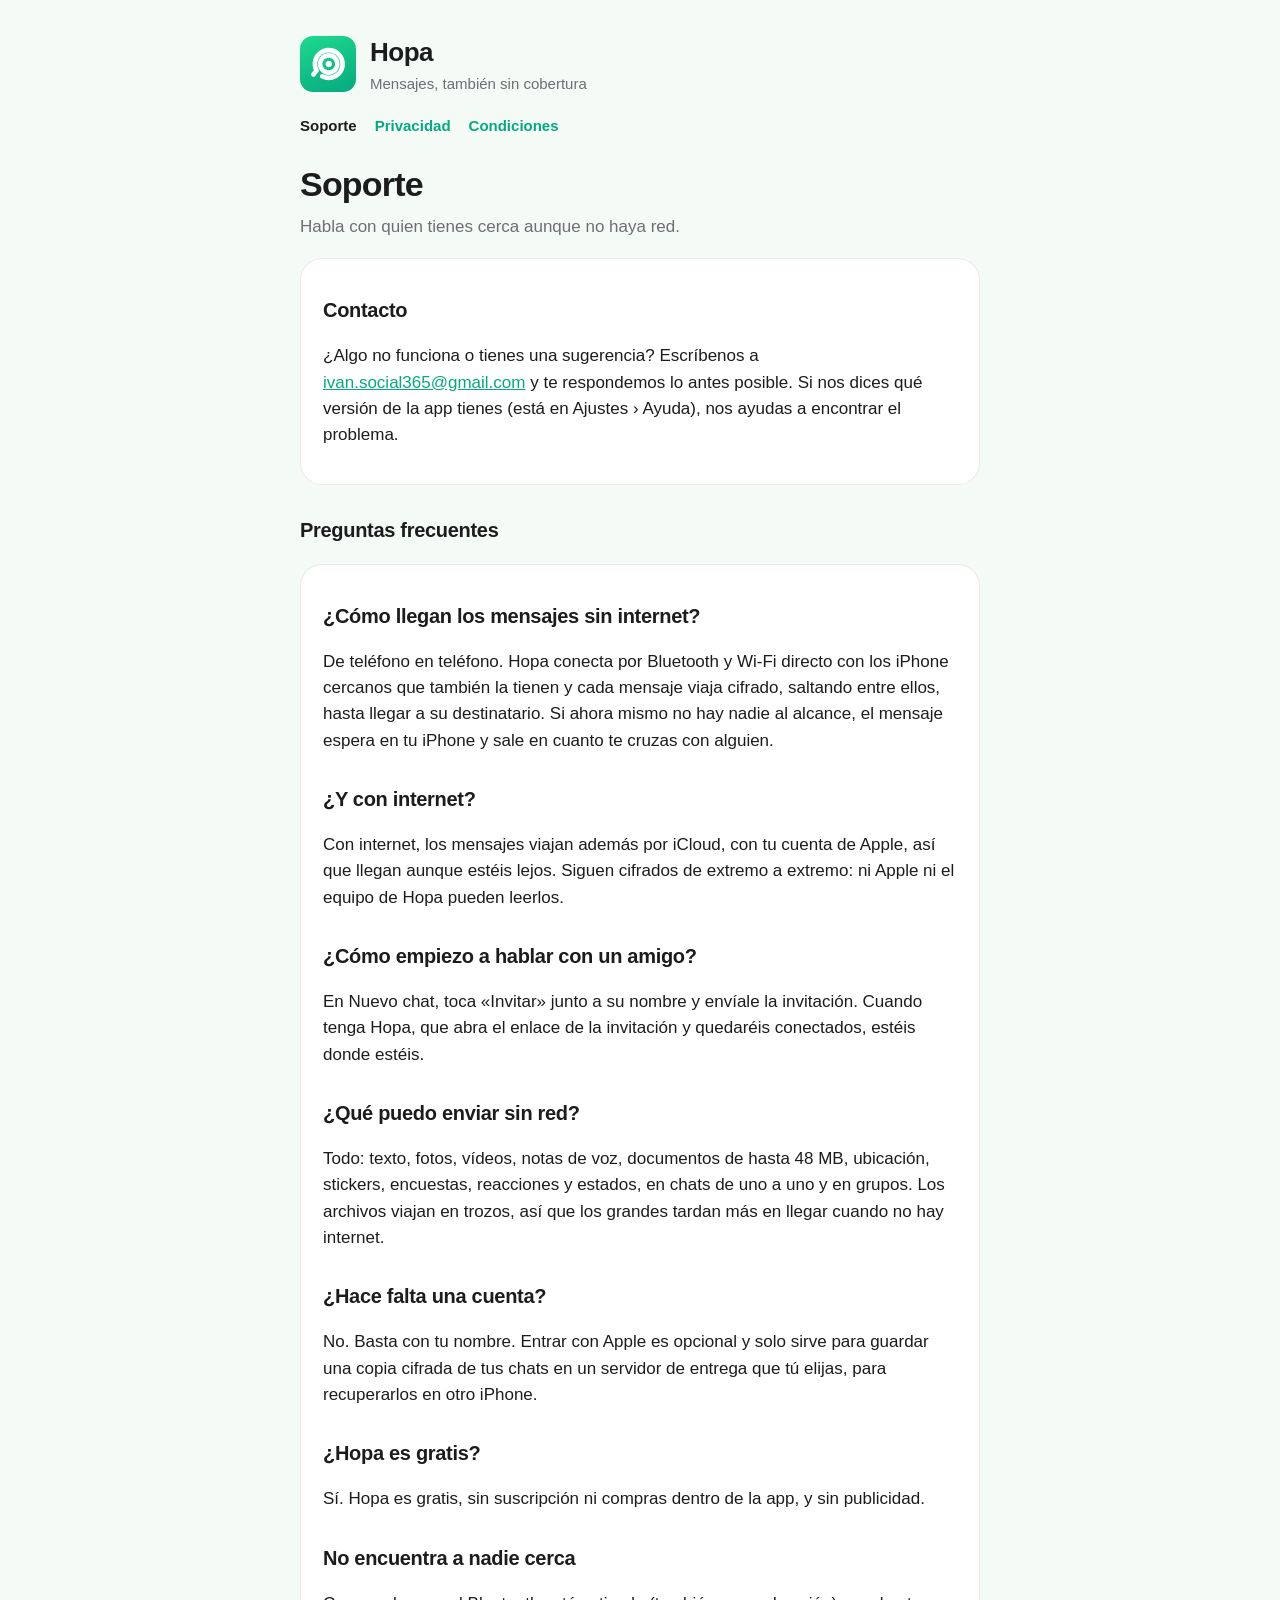
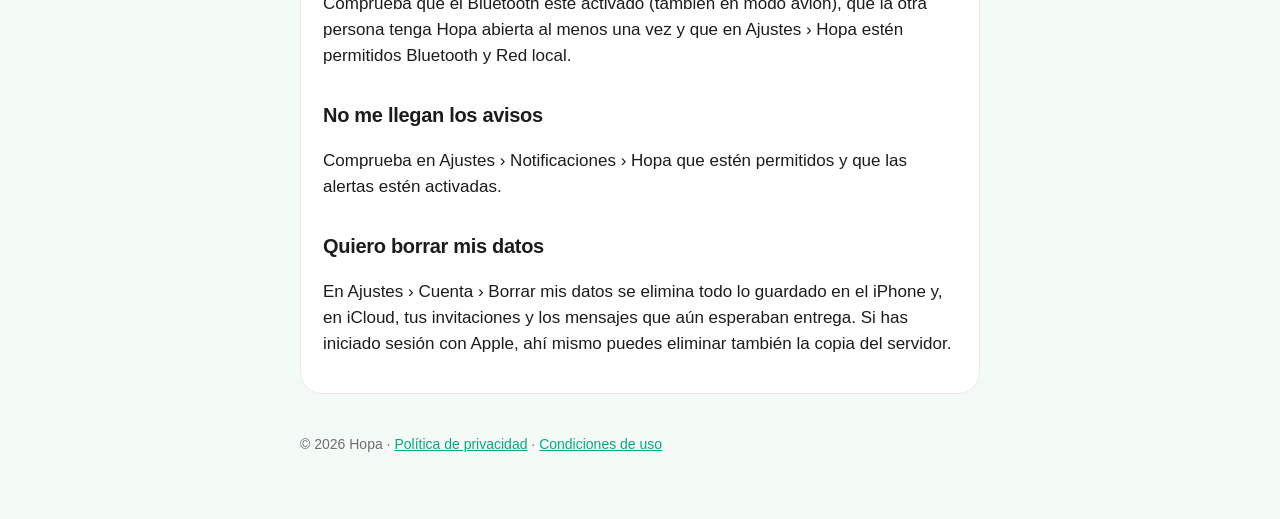
<file: hopa/index.html>
<!doctype html>
<html lang="es">
<head>
  <meta charset="utf-8">
  <meta name="viewport" content="width=device-width, initial-scale=1">
  <title>Hopa · Soporte</title>
  <meta name="description" content="Ayuda y contacto de Hopa, la mensajería que funciona también sin cobertura.">
  <link rel="stylesheet" href="estilo.css">
</head>
<body>
<main>
  <header>
    <a href="./" class="icono" aria-label="Hopa"><img src="hopa-mark.svg" alt=""></a>
    <div>
      <div class="marca">Hopa</div>
      <div class="lema">Mensajes, también sin cobertura</div>
    </div>
  </header>
  <nav>
    <a href="./" aria-current="page">Soporte</a>
    <a href="privacidad.html">Privacidad</a>
    <a href="condiciones.html">Condiciones</a>
  </nav>

  <h1>Soporte</h1>
  <p class="sub">Habla con quien tienes cerca aunque no haya red.</p>

  <div class="tarjeta">
    <h2>Contacto</h2>
    <p>¿Algo no funciona o tienes una sugerencia? Escríbenos a
      <a href="mailto:ivan.social365@gmail.com">ivan.social365@gmail.com</a> y te respondemos lo antes posible.
      Si nos dices qué versión de la app tienes (está en Ajustes › Ayuda), nos ayudas a encontrar el problema.</p>
  </div>

  <h2>Preguntas frecuentes</h2>

  <div class="tarjeta">
    <h2>¿Cómo llegan los mensajes sin internet?</h2>
    <p>De teléfono en teléfono. Hopa conecta por Bluetooth y Wi‑Fi directo con los iPhone cercanos que también la tienen
      y cada mensaje viaja cifrado, saltando entre ellos, hasta llegar a su destinatario. Si ahora mismo no hay nadie al
      alcance, el mensaje espera en tu iPhone y sale en cuanto te cruzas con alguien.</p>

    <h2>¿Y con internet?</h2>
    <p>Con internet, los mensajes viajan además por iCloud, con tu cuenta de Apple, así que llegan aunque estéis lejos.
      Siguen cifrados de extremo a extremo: ni Apple ni el equipo de Hopa pueden leerlos.</p>

    <h2>¿Cómo empiezo a hablar con un amigo?</h2>
    <p>En Nuevo chat, toca «Invitar» junto a su nombre y envíale la invitación. Cuando tenga Hopa, que abra el enlace
      de la invitación y quedaréis conectados, estéis donde estéis.</p>

    <h2>¿Qué puedo enviar sin red?</h2>
    <p>Todo: texto, fotos, vídeos, notas de voz, documentos de hasta 48 MB, ubicación, stickers, encuestas, reacciones
      y estados, en chats de uno a uno y en grupos. Los archivos viajan en trozos, así que los grandes tardan más en
      llegar cuando no hay internet.</p>

    <h2>¿Hace falta una cuenta?</h2>
    <p>No. Basta con tu nombre. Entrar con Apple es opcional y solo sirve para guardar una copia cifrada de tus chats
      en un servidor de entrega que tú elijas, para recuperarlos en otro iPhone.</p>

    <h2>¿Hopa es gratis?</h2>
    <p>Sí. Hopa es gratis, sin suscripción ni compras dentro de la app, y sin publicidad.</p>

    <h2>No encuentra a nadie cerca</h2>
    <p>Comprueba que el Bluetooth esté activado (también en modo avión), que la otra persona tenga Hopa abierta al menos
      una vez y que en Ajustes › Hopa estén permitidos Bluetooth y Red local.</p>

    <h2>No me llegan los avisos</h2>
    <p>Comprueba en Ajustes › Notificaciones › Hopa que estén permitidos y que las alertas estén activadas.</p>

    <h2>Quiero borrar mis datos</h2>
    <p>En Ajustes › Cuenta › Borrar mis datos se elimina todo lo guardado en el iPhone y, en iCloud, tus invitaciones y
      los mensajes que aún esperaban entrega. Si has iniciado sesión con Apple, ahí mismo puedes eliminar también la
      copia del servidor.</p>
  </div>

  <footer>© 2026 Hopa · <a href="privacidad.html">Política de privacidad</a> · <a href="condiciones.html">Condiciones de uso</a></footer>
</main>
</body>
</html>
</file>
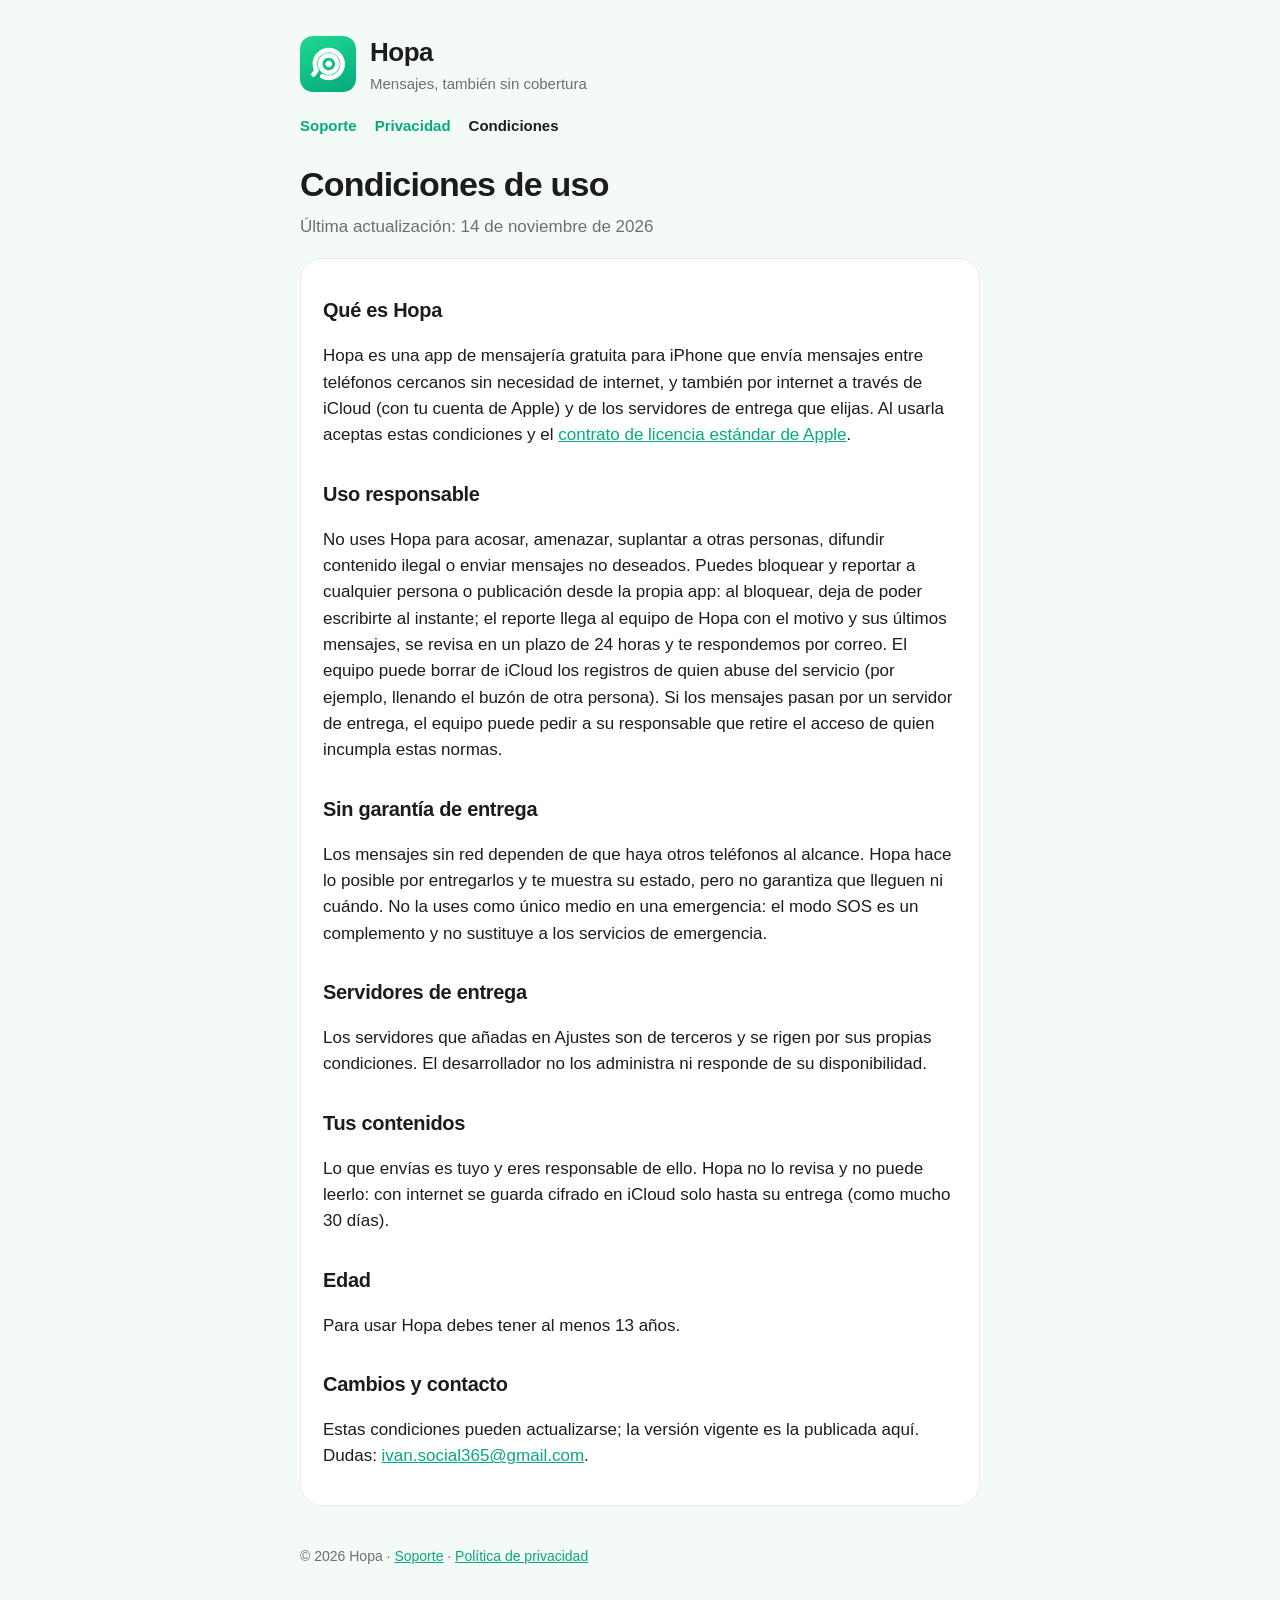
<file: hopa/condiciones.html>
<!doctype html>
<html lang="es">
<head>
  <meta charset="utf-8">
  <meta name="viewport" content="width=device-width, initial-scale=1">
  <title>Hopa · Condiciones</title>
  <meta name="description" content="Condiciones de uso de Hopa.">
  <link rel="stylesheet" href="estilo.css">
</head>
<body>
<main>
  <header>
    <a href="./" class="icono" aria-label="Hopa"><img src="hopa-mark.svg" alt=""></a>
    <div>
      <div class="marca">Hopa</div>
      <div class="lema">Mensajes, también sin cobertura</div>
    </div>
  </header>
  <nav>
    <a href="./">Soporte</a>
    <a href="privacidad.html">Privacidad</a>
    <a href="condiciones.html" aria-current="page">Condiciones</a>
  </nav>

  <h1>Condiciones de uso</h1>
  <p class="sub">Última actualización: 14 de noviembre de 2026</p>

  <div class="tarjeta">
    <h2>Qué es Hopa</h2>
    <p>Hopa es una app de mensajería gratuita para iPhone que envía mensajes entre teléfonos cercanos sin necesidad de
      internet, y también por internet a través de iCloud (con tu cuenta de Apple) y de los servidores de entrega que
      elijas. Al usarla aceptas estas
      condiciones y el <a href="https://www.apple.com/legal/internet-services/itunes/dev/stdeula/">contrato de licencia
      estándar de Apple</a>.</p>

    <h2>Uso responsable</h2>
    <p>No uses Hopa para acosar, amenazar, suplantar a otras personas, difundir contenido ilegal o enviar mensajes no
      deseados. Puedes bloquear y reportar a cualquier persona o publicación desde la propia app: al bloquear, deja de
      poder escribirte al instante; el reporte llega al equipo de Hopa con el motivo y sus últimos mensajes, se revisa
      en un plazo de 24 horas y te respondemos por correo. El equipo puede borrar de iCloud los registros de quien abuse
      del servicio (por ejemplo, llenando el buzón de otra persona). Si los mensajes pasan por un servidor de entrega, el
      equipo puede pedir a su responsable que retire el acceso de quien incumpla estas normas.</p>

    <h2>Sin garantía de entrega</h2>
    <p>Los mensajes sin red dependen de que haya otros teléfonos al alcance. Hopa hace lo posible por entregarlos y te
      muestra su estado, pero no garantiza que lleguen ni cuándo. No la uses como único medio en una emergencia: el modo
      SOS es un complemento y no sustituye a los servicios de emergencia.</p>

    <h2>Servidores de entrega</h2>
    <p>Los servidores que añadas en Ajustes son de terceros y se rigen por sus propias condiciones. El desarrollador no
      los administra ni responde de su disponibilidad.</p>

    <h2>Tus contenidos</h2>
    <p>Lo que envías es tuyo y eres responsable de ello. Hopa no lo revisa y no puede leerlo: con internet se guarda
      cifrado en iCloud solo hasta su entrega (como mucho 30 días).</p>

    <h2>Edad</h2>
    <p>Para usar Hopa debes tener al menos 13 años.</p>

    <h2>Cambios y contacto</h2>
    <p>Estas condiciones pueden actualizarse; la versión vigente es la publicada aquí. Dudas:
      <a href="mailto:ivan.social365@gmail.com">ivan.social365@gmail.com</a>.</p>
  </div>

  <footer>© 2026 Hopa · <a href="./">Soporte</a> · <a href="privacidad.html">Política de privacidad</a></footer>
</main>
</body>
</html>
</file>
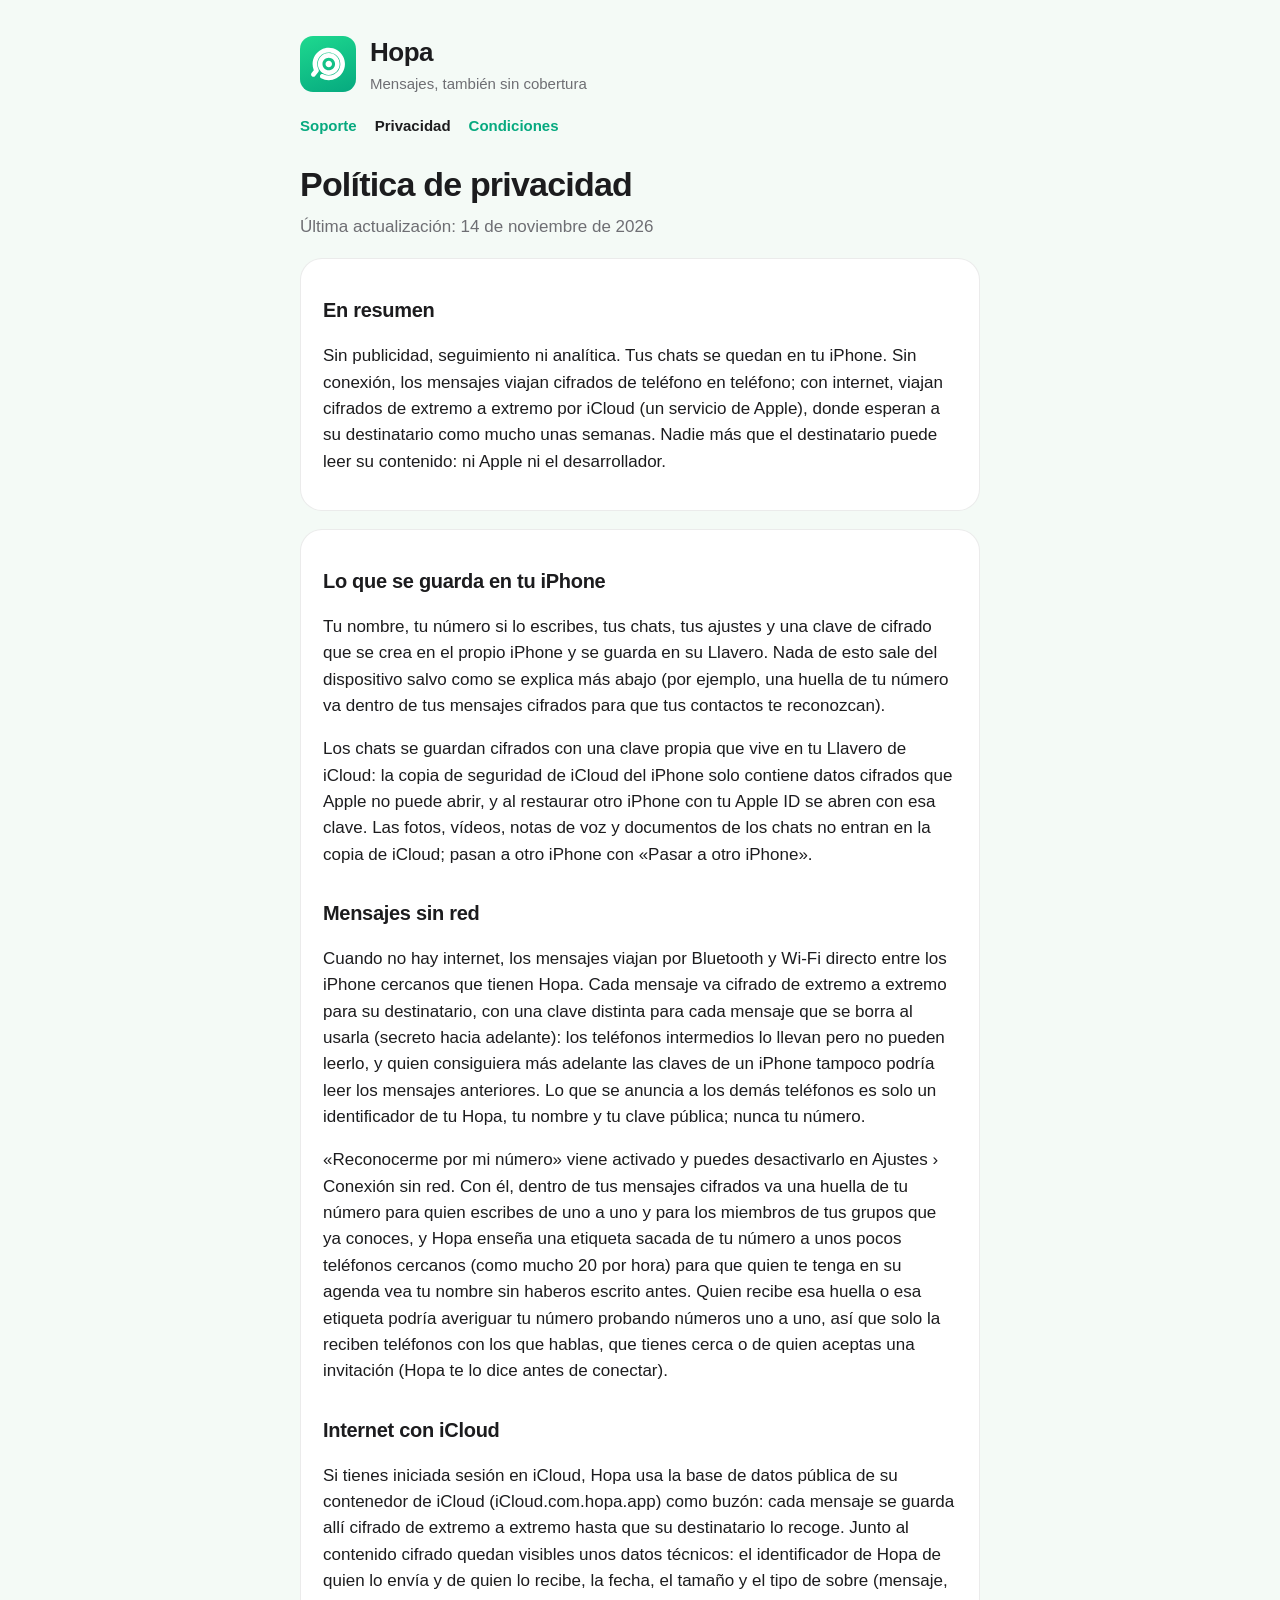
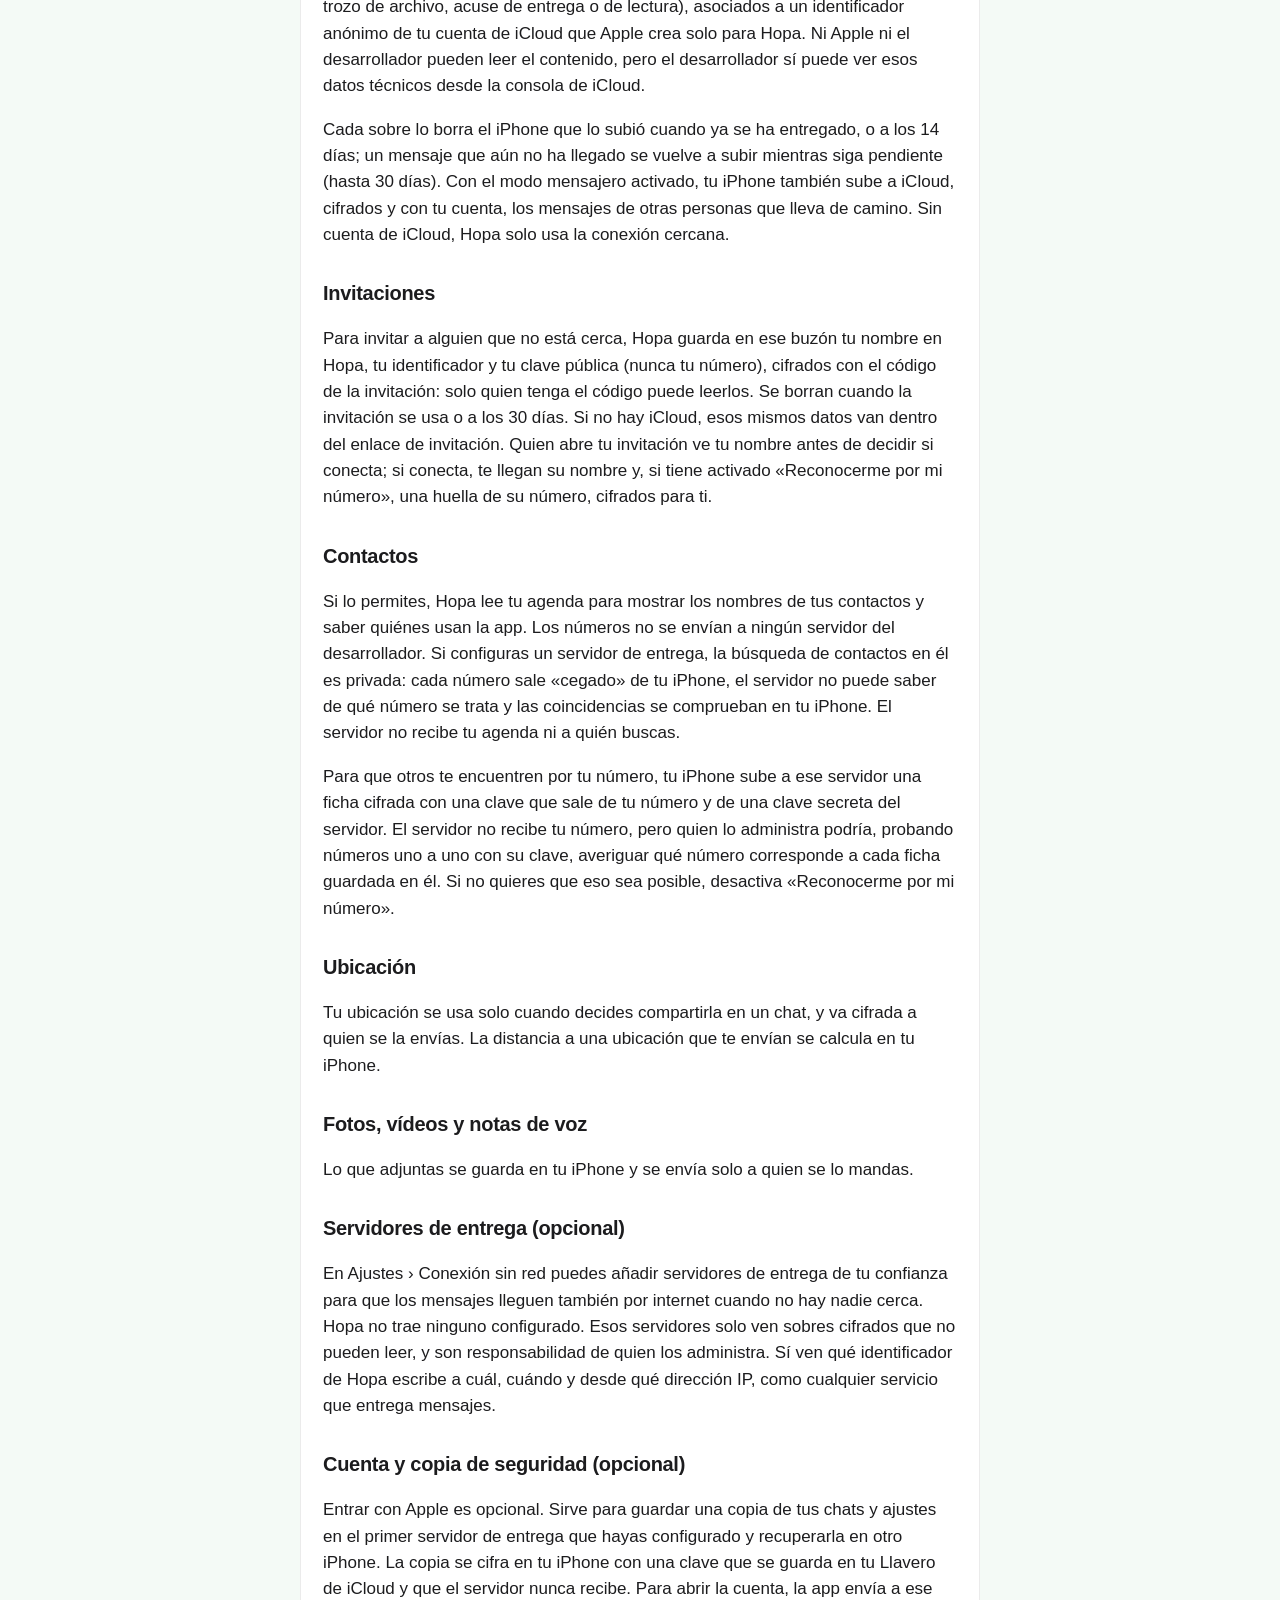
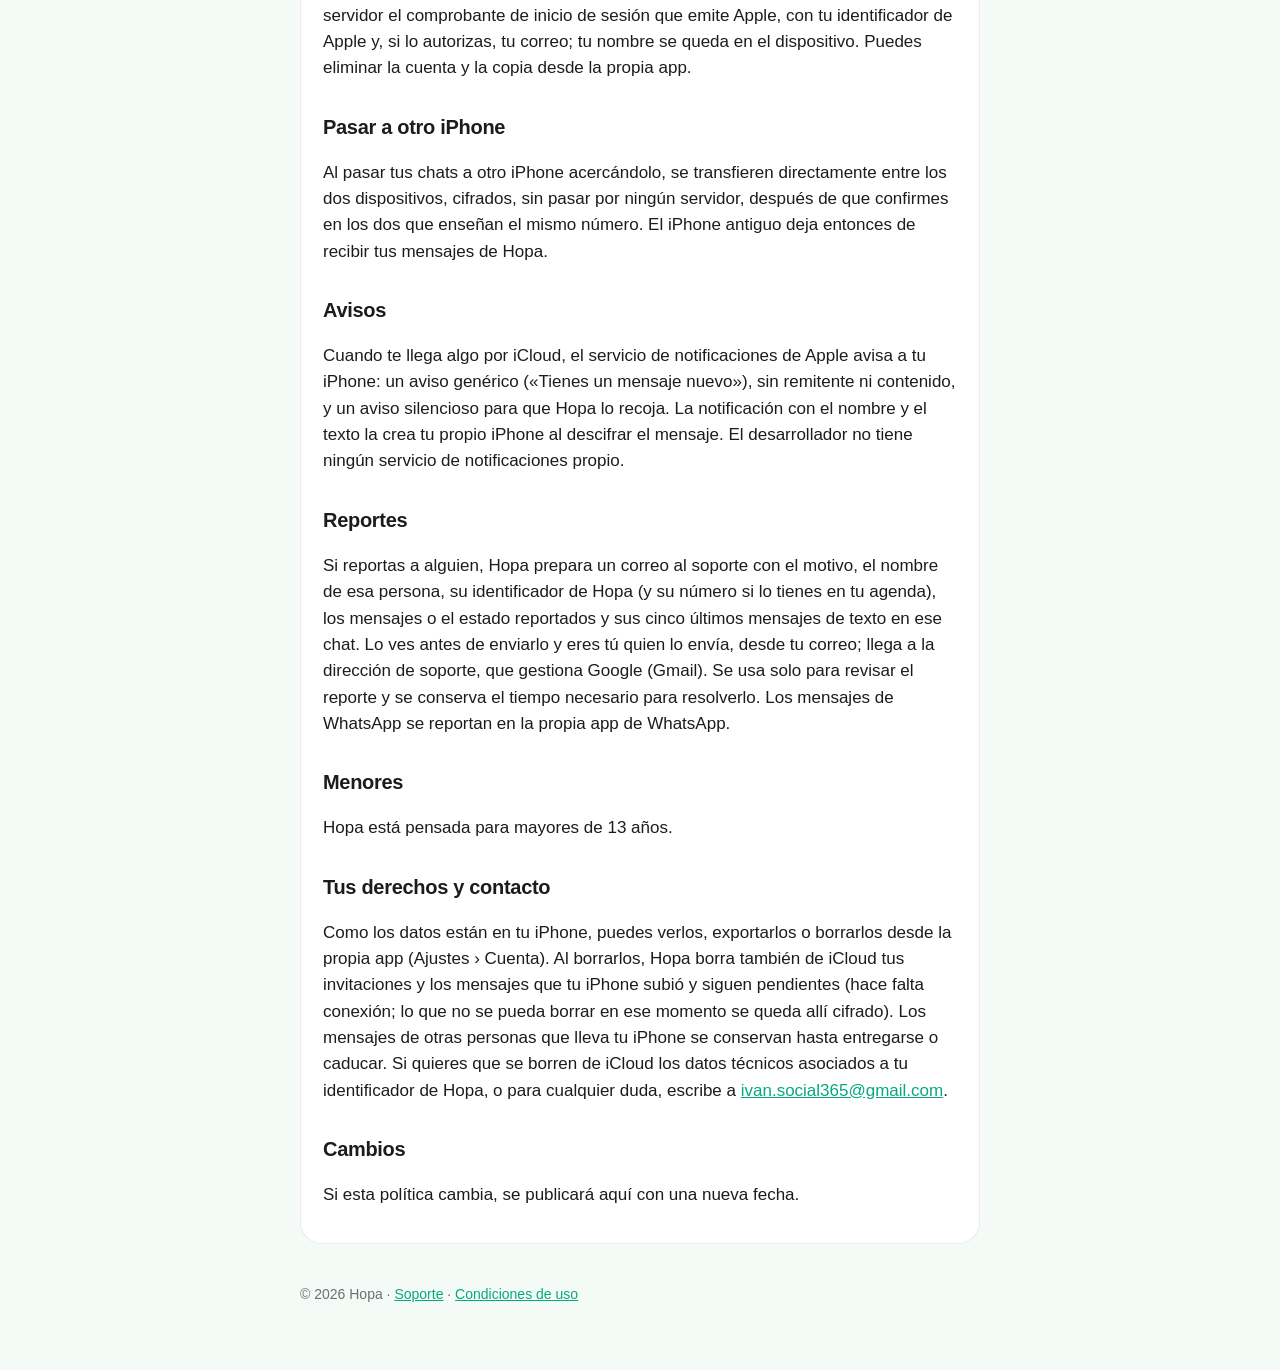
<file: hopa/privacidad.html>
<!doctype html>
<html lang="es">
<head>
  <meta charset="utf-8">
  <meta name="viewport" content="width=device-width, initial-scale=1">
  <title>Hopa · Privacidad</title>
  <meta name="description" content="Política de privacidad de Hopa.">
  <link rel="stylesheet" href="estilo.css">
</head>
<body>
<main>
  <header>
    <a href="./" class="icono" aria-label="Hopa"><img src="hopa-mark.svg" alt=""></a>
    <div>
      <div class="marca">Hopa</div>
      <div class="lema">Mensajes, también sin cobertura</div>
    </div>
  </header>
  <nav>
    <a href="./">Soporte</a>
    <a href="privacidad.html" aria-current="page">Privacidad</a>
    <a href="condiciones.html">Condiciones</a>
  </nav>

  <h1>Política de privacidad</h1>
  <p class="sub">Última actualización: 14 de noviembre de 2026</p>

  <div class="tarjeta">
    <h2>En resumen</h2>
    <p>Sin publicidad, seguimiento ni analítica. Tus chats se quedan en tu iPhone. Sin conexión, los mensajes viajan
      cifrados de teléfono en teléfono; con internet, viajan cifrados de extremo a extremo por iCloud (un servicio de
      Apple), donde esperan a su destinatario como mucho unas semanas. Nadie más que el destinatario puede leer su
      contenido: ni Apple ni el desarrollador.</p>
  </div>

  <div class="tarjeta">
    <h2>Lo que se guarda en tu iPhone</h2>
    <p>Tu nombre, tu número si lo escribes, tus chats, tus ajustes y una clave de cifrado que se crea en el propio
      iPhone y se guarda en su Llavero. Nada de esto sale del dispositivo salvo como se explica más abajo (por ejemplo,
      una huella de tu número va dentro de tus mensajes cifrados para que tus contactos te reconozcan).</p>
    <p>Los chats se guardan cifrados con una clave propia que vive en tu Llavero de iCloud: la copia de seguridad de
      iCloud del iPhone solo contiene datos cifrados que Apple no puede abrir, y al restaurar otro iPhone con tu Apple ID
      se abren con esa clave. Las fotos, vídeos, notas de voz y documentos de los chats no entran en la copia de iCloud;
      pasan a otro iPhone con «Pasar a otro iPhone».</p>

    <h2>Mensajes sin red</h2>
    <p>Cuando no hay internet, los mensajes viajan por Bluetooth y Wi‑Fi directo entre los iPhone cercanos que tienen
      Hopa. Cada mensaje va cifrado de extremo a extremo para su destinatario, con una clave distinta para cada mensaje
      que se borra al usarla (secreto hacia adelante): los teléfonos intermedios lo llevan pero no pueden leerlo, y
      quien consiguiera más adelante las claves de un iPhone tampoco podría leer los mensajes anteriores. Lo que se
      anuncia a los demás teléfonos es solo un identificador de tu Hopa, tu nombre y tu clave pública; nunca tu número.</p>
    <p>«Reconocerme por mi número» viene activado y puedes desactivarlo en Ajustes › Conexión sin red. Con él, dentro
      de tus mensajes cifrados va una huella de tu número para quien escribes de uno a uno y para los miembros de tus
      grupos que ya conoces, y Hopa enseña una etiqueta sacada de tu número a unos pocos teléfonos cercanos (como mucho
      20 por hora) para que quien te tenga en su agenda vea tu nombre sin haberos escrito antes. Quien recibe esa
      huella o esa etiqueta podría averiguar tu número probando números uno a uno, así que solo la reciben teléfonos
      con los que hablas, que tienes cerca o de quien aceptas una invitación (Hopa te lo dice antes de conectar).</p>

    <h2>Internet con iCloud</h2>
    <p>Si tienes iniciada sesión en iCloud, Hopa usa la base de datos pública de su contenedor de iCloud
      (iCloud.com.hopa.app) como buzón: cada mensaje se guarda allí cifrado de extremo a extremo hasta que su
      destinatario lo recoge. Junto al contenido cifrado quedan visibles unos datos técnicos: el identificador de Hopa de
      quien lo envía y de quien lo recibe, la fecha, el tamaño y el tipo de sobre (mensaje, trozo de archivo, acuse de
      entrega o de lectura), asociados a un identificador anónimo de tu cuenta de iCloud que Apple crea solo para Hopa.
      Ni Apple ni el desarrollador pueden leer el contenido, pero el desarrollador sí puede ver esos datos técnicos desde
      la consola de iCloud.</p>
    <p>Cada sobre lo borra el iPhone que lo subió cuando ya se ha entregado, o a los 14 días; un mensaje que aún no ha
      llegado se vuelve a subir mientras siga pendiente (hasta 30 días). Con el modo mensajero activado, tu iPhone también
      sube a iCloud, cifrados y con tu cuenta, los mensajes de otras personas que lleva de camino. Sin cuenta de iCloud,
      Hopa solo usa la conexión cercana.</p>

    <h2>Invitaciones</h2>
    <p>Para invitar a alguien que no está cerca, Hopa guarda en ese buzón tu nombre en Hopa, tu identificador y tu clave
      pública (nunca tu número), cifrados con el código de la invitación: solo quien tenga el código puede leerlos. Se
      borran cuando la invitación se usa o a los 30 días. Si no hay iCloud, esos mismos datos van dentro del enlace de
      invitación. Quien abre tu invitación ve tu nombre antes de decidir si conecta; si conecta, te llegan su nombre y,
      si tiene activado «Reconocerme por mi número», una huella de su número, cifrados para ti.</p>

    <h2>Contactos</h2>
    <p>Si lo permites, Hopa lee tu agenda para mostrar los nombres de tus contactos y saber quiénes usan la app. Los
      números no se envían a ningún servidor del desarrollador. Si configuras un servidor de entrega, la búsqueda de
      contactos en él es privada: cada número sale «cegado» de tu iPhone, el servidor no puede saber de qué número se
      trata y las coincidencias se comprueban en tu iPhone. El servidor no recibe tu agenda ni a quién buscas.</p>
    <p>Para que otros te encuentren por tu número, tu iPhone sube a ese servidor una ficha cifrada con una clave que
      sale de tu número y de una clave secreta del servidor. El servidor no recibe tu número, pero quien lo administra
      podría, probando números uno a uno con su clave, averiguar qué número corresponde a cada ficha guardada en él. Si
      no quieres que eso sea posible, desactiva «Reconocerme por mi número».</p>

    <h2>Ubicación</h2>
    <p>Tu ubicación se usa solo cuando decides compartirla en un chat, y va cifrada a quien se la envías. La distancia a
      una ubicación que te envían se calcula en tu iPhone.</p>

    <h2>Fotos, vídeos y notas de voz</h2>
    <p>Lo que adjuntas se guarda en tu iPhone y se envía solo a quien se lo mandas.</p>

    <h2>Servidores de entrega (opcional)</h2>
    <p>En Ajustes › Conexión sin red puedes añadir servidores de entrega de tu confianza para que los mensajes lleguen
      también por internet cuando no hay nadie cerca. Hopa no trae ninguno configurado. Esos servidores solo ven sobres
      cifrados que no pueden leer, y son responsabilidad de quien los administra. Sí ven qué identificador de Hopa
      escribe a cuál, cuándo y desde qué dirección IP, como cualquier servicio que entrega mensajes.</p>

    <h2>Cuenta y copia de seguridad (opcional)</h2>
    <p>Entrar con Apple es opcional. Sirve para guardar una copia de tus chats y ajustes en el primer servidor de entrega
      que hayas configurado y recuperarla en otro iPhone. La copia se cifra en tu iPhone con una clave que se guarda en
      tu Llavero de iCloud y que el servidor nunca recibe. Para abrir la cuenta, la app envía a ese servidor el
      comprobante de inicio de sesión que emite Apple, con tu identificador de Apple y, si lo autorizas, tu correo; tu
      nombre se queda en el dispositivo. Puedes eliminar la cuenta y la copia desde la propia app.</p>

    <h2>Pasar a otro iPhone</h2>
    <p>Al pasar tus chats a otro iPhone acercándolo, se transfieren directamente entre los dos dispositivos, cifrados,
      sin pasar por ningún servidor, después de que confirmes en los dos que enseñan el mismo número. El iPhone antiguo
      deja entonces de recibir tus mensajes de Hopa.</p>

    <h2>Avisos</h2>
    <p>Cuando te llega algo por iCloud, el servicio de notificaciones de Apple avisa a tu iPhone: un aviso genérico
      («Tienes un mensaje nuevo»), sin remitente ni contenido, y un aviso silencioso para que Hopa lo recoja. La
      notificación con el nombre y el texto la crea tu propio iPhone al descifrar el mensaje. El desarrollador no tiene
      ningún servicio de notificaciones propio.</p>

    <h2>Reportes</h2>
    <p>Si reportas a alguien, Hopa prepara un correo al soporte con el motivo, el nombre de esa persona, su
      identificador de Hopa (y su número si lo tienes en tu agenda), los mensajes o el estado reportados y sus cinco
      últimos mensajes de texto en ese chat. Lo ves antes de enviarlo y eres tú quien lo envía, desde tu correo; llega a
      la dirección de soporte, que gestiona Google (Gmail). Se usa solo para revisar el reporte y se conserva el tiempo
      necesario para resolverlo. Los mensajes de WhatsApp se reportan en la propia app de WhatsApp.</p>

    <h2>Menores</h2>
    <p>Hopa está pensada para mayores de 13 años.</p>

    <h2>Tus derechos y contacto</h2>
    <p>Como los datos están en tu iPhone, puedes verlos, exportarlos o borrarlos desde la propia app (Ajustes › Cuenta).
      Al borrarlos, Hopa borra también de iCloud tus invitaciones y los mensajes que tu iPhone subió y siguen pendientes
      (hace falta conexión; lo que no se pueda borrar en ese momento se queda allí cifrado). Los mensajes de otras
      personas que lleva tu iPhone se conservan hasta entregarse o caducar. Si quieres que se borren de iCloud los datos
      técnicos asociados a tu identificador de Hopa, o para cualquier duda, escribe a
      <a href="mailto:ivan.social365@gmail.com">ivan.social365@gmail.com</a>.</p>

    <h2>Cambios</h2>
    <p>Si esta política cambia, se publicará aquí con una nueva fecha.</p>
  </div>

  <footer>© 2026 Hopa · <a href="./">Soporte</a> · <a href="condiciones.html">Condiciones de uso</a></footer>
</main>
</body>
</html>
</file>
<file: hopa/estilo.css>
:root {
  --fondo: #f4faf6;
  --tarjeta: #ffffff;
  --texto: #1c1c1e;
  --gris: #6e6e73;
  --verde: #06a97f;
  --borde: rgba(0, 0, 0, 0.08);
}
@media (prefers-color-scheme: dark) {
  :root {
    --fondo: #0c1612;
    --tarjeta: #15221c;
    --texto: #f1f5f2;
    --gris: #a3ada7;
    --verde: #34d39f;
    --borde: rgba(255, 255, 255, 0.1);
  }
}
* { box-sizing: border-box; }
html { -webkit-text-size-adjust: 100%; }
body {
  margin: 0;
  background: var(--fondo);
  color: var(--texto);
  font: 17px/1.55 -apple-system, BlinkMacSystemFont, "SF Pro Text", "Helvetica Neue", Arial, sans-serif;
}
main { max-width: 720px; margin: 0 auto; padding: 32px 20px 64px; }
header { display: flex; align-items: center; gap: 14px; margin-bottom: 28px; }
header .icono {
  display: grid; place-items: center; width: 56px; height: 56px; border-radius: 13px; flex: none;
  background: linear-gradient(160deg, #1ed98f, #06a97f);
}
header .icono img { width: 34px; height: 34px; }
header a { color: inherit; text-decoration: none; }
header .marca { font-weight: 800; font-size: 26px; letter-spacing: -0.5px; }
header .lema { color: var(--gris); font-size: 15px; }
nav { display: flex; gap: 18px; margin: -10px 0 28px; font-weight: 600; font-size: 15px; }
nav a { color: var(--verde); text-decoration: none; }
nav a[aria-current="page"] { color: var(--texto); }
h1 { font-size: 34px; line-height: 1.15; letter-spacing: -0.8px; margin: 0 0 10px; }
h2 { font-size: 20px; margin: 30px 0 8px; letter-spacing: -0.3px; }
p, li { color: var(--texto); }
.sub { color: var(--gris); margin-top: 0; }
.tarjeta {
  background: var(--tarjeta);
  border: 1px solid var(--borde);
  border-radius: 22px;
  padding: 6px 22px 18px;
  margin: 18px 0;
}
a { color: var(--verde); }
footer { color: var(--gris); font-size: 14px; margin-top: 40px; }
</file>
